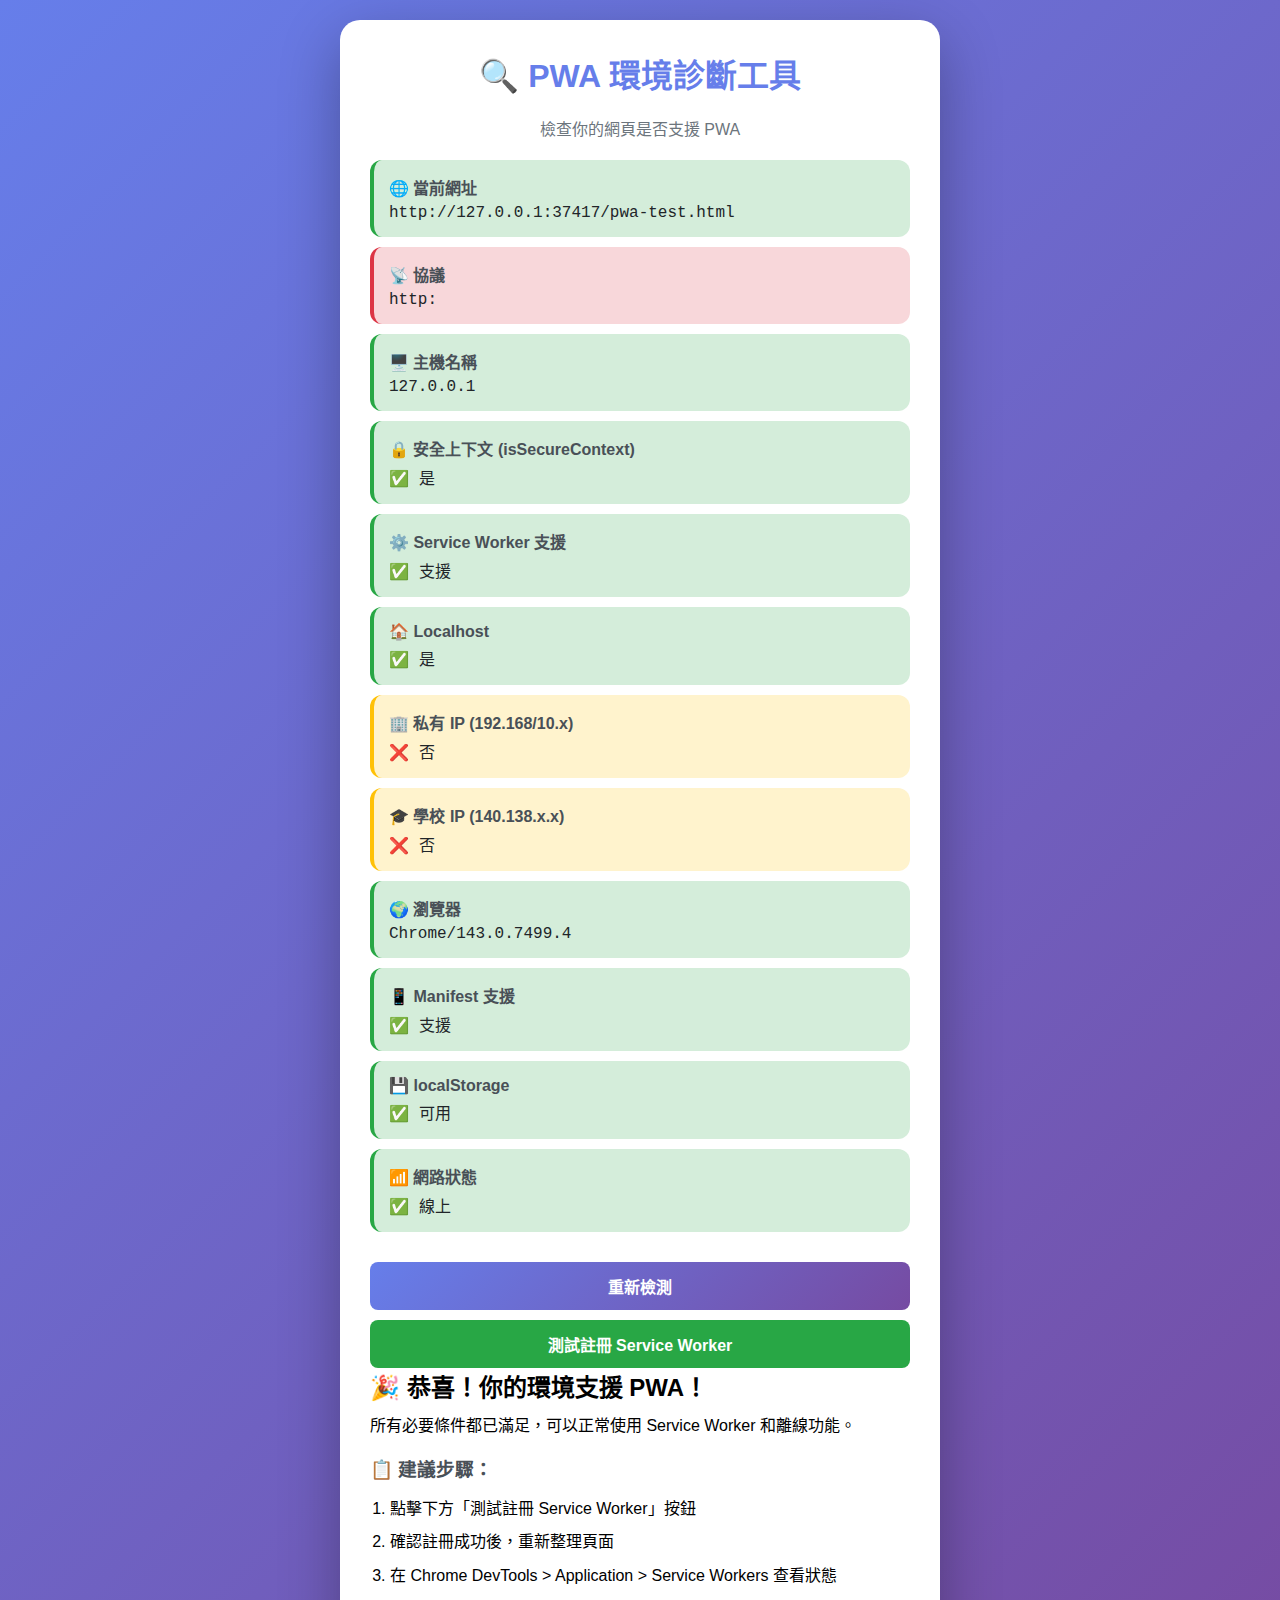
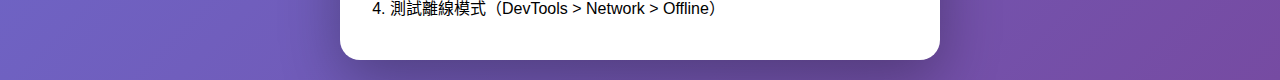
<file: pwa-test.html>
<!DOCTYPE html>
<html lang="zh-TW">
<head>
    <meta charset="UTF-8">
    <meta name="viewport" content="width=device-width, initial-scale=1.0">
    <title>PWA 環境診斷工具</title>
    <style>
        * { margin: 0; padding: 0; box-sizing: border-box; }
        body {
            font-family: 'Microsoft JhengHei', sans-serif;
            background: linear-gradient(135deg, #667eea 0%, #764ba2 100%);
            min-height: 100vh;
            padding: 20px;
            display: flex;
            align-items: center;
            justify-content: center;
        }
        .container {
            background: white;
            border-radius: 20px;
            padding: 30px;
            max-width: 600px;
            width: 100%;
            box-shadow: 0 20px 60px rgba(0,0,0,0.3);
        }
        h1 {
            color: #667eea;
            margin-bottom: 20px;
            text-align: center;
        }
        .result {
            background: #f8f9fa;
            border-radius: 12px;
            padding: 15px;
            margin: 10px 0;
            border-left: 4px solid #ddd;
        }
        .result.success {
            border-left-color: #28a745;
            background: #d4edda;
        }
        .result.warning {
            border-left-color: #ffc107;
            background: #fff3cd;
        }
        .result.error {
            border-left-color: #dc3545;
            background: #f8d7da;
        }
        .label {
            font-weight: bold;
            color: #495057;
            margin-bottom: 5px;
        }
        .value {
            font-family: 'Courier New', monospace;
            color: #212529;
            word-break: break-all;
        }
        .icon {
            font-size: 24px;
            margin-right: 10px;
        }
        button {
            background: linear-gradient(135deg, #667eea 0%, #764ba2 100%);
            color: white;
            border: none;
            padding: 12px 24px;
            border-radius: 8px;
            cursor: pointer;
            font-size: 16px;
            font-weight: bold;
            width: 100%;
            margin-top: 20px;
            transition: transform 0.2s;
        }
        button:hover {
            transform: translateY(-2px);
        }
        button:disabled {
            opacity: 0.5;
            cursor: not-allowed;
        }
        .conclusion {
            margin-top: 20px;
            padding: 20px;
            background: #e7f3ff;
            border-radius: 12px;
            border: 2px solid #667eea;
        }
        .conclusion h2 {
            color: #667eea;
            margin-bottom: 10px;
        }
        .steps {
            margin-top: 15px;
            padding-left: 20px;
        }
        .steps li {
            margin: 8px 0;
            line-height: 1.6;
        }
    </style>
</head>
<body>
    <div class="container">
        <h1>🔍 PWA 環境診斷工具</h1>
        <p style="text-align: center; color: #6c757d; margin-bottom: 20px;">
            檢查你的網頁是否支援 PWA
        </p>

        <div id="results"></div>
        
        <button id="testBtn" onclick="runTest()">開始檢測</button>
        <button id="testSW" onclick="testServiceWorker()" style="display: none; margin-top: 10px; background: #28a745;">
            測試註冊 Service Worker
        </button>
        
        <div id="conclusion" style="display: none;"></div>
    </div>

    <script>
        function runTest() {
            const results = document.getElementById('results');
            const conclusion = document.getElementById('conclusion');
            const testBtn = document.getElementById('testBtn');
            const testSWBtn = document.getElementById('testSW');
            
            results.innerHTML = '';
            conclusion.style.display = 'none';
            testBtn.disabled = true;
            testBtn.textContent = '檢測中...';
            
            // 收集所有檢測結果
            const checks = [];
            
            // 1. 基本資訊
            addResult('🌐 當前網址', location.href, 'success');
            addResult('📡 協議', location.protocol, 
                location.protocol === 'https:' ? 'success' : 'error');
            addResult('🖥️ 主機名稱', location.hostname, 'success');
            
            // 2. 安全上下文檢查
            const isSecure = window.isSecureContext;
            checks.push({
                name: '安全上下文',
                pass: isSecure,
                critical: true
            });
            addResult('🔒 安全上下文 (isSecureContext)', 
                isSecure ? '✅ 是' : '❌ 否', 
                isSecure ? 'success' : 'error');
            
            // 3. Service Worker 支援
            const hasSW = 'serviceWorker' in navigator;
            checks.push({
                name: 'Service Worker',
                pass: hasSW,
                critical: true
            });
            addResult('⚙️ Service Worker 支援', 
                hasSW ? '✅ 支援' : '❌ 不支援', 
                hasSW ? 'success' : 'error');
            
            // 4. 內網判斷
            const isLocalhost = location.hostname === 'localhost' || 
                              location.hostname === '127.0.0.1';
            const isPrivateIP = /^(192\.168|10\.|172\.(1[6-9]|2[0-9]|3[01])\.)/.test(location.hostname);
            const isSchoolIP = /^140\.138\./.test(location.hostname);
            
            addResult('🏠 Localhost', 
                isLocalhost ? '✅ 是' : '❌ 否', 
                isLocalhost ? 'success' : 'warning');
            addResult('🏢 私有 IP (192.168/10.x)', 
                isPrivateIP ? '✅ 是' : '❌ 否', 
                isPrivateIP ? 'success' : 'warning');
            addResult('🎓 學校 IP (140.138.x.x)', 
                isSchoolIP ? '✅ 是' : '❌ 否', 
                isSchoolIP ? 'success' : 'warning');
            
            // 5. 瀏覽器資訊
            addResult('🌍 瀏覽器', navigator.userAgent.match(/(Chrome|Firefox|Safari|Edge)\/[\d.]+/)?.[0] || 'Unknown', 'success');
            
            // 6. PWA 功能支援
            addResult('📱 Manifest 支援', 
                'onbeforeinstallprompt' in window ? '✅ 支援' : '⚠️ 可能不支援', 
                'onbeforeinstallprompt' in window ? 'success' : 'warning');
            
            // 7. 儲存 API
            addResult('💾 localStorage', 
                typeof localStorage !== 'undefined' ? '✅ 可用' : '❌ 不可用', 
                typeof localStorage !== 'undefined' ? 'success' : 'error');
            
            // 8. 網路狀態
            addResult('📶 網路狀態', 
                navigator.onLine ? '✅ 線上' : '❌ 離線', 
                navigator.onLine ? 'success' : 'warning');
            
            // 生成結論
            setTimeout(() => {
                generateConclusion(checks, isSecure, hasSW);
                testBtn.disabled = false;
                testBtn.textContent = '重新檢測';
                
                // 如果基本條件滿足，顯示 SW 測試按鈕
                if (isSecure && hasSW) {
                    testSWBtn.style.display = 'block';
                }
            }, 500);
        }
        
        function addResult(label, value, type = 'success') {
            const results = document.getElementById('results');
            const div = document.createElement('div');
            div.className = `result ${type}`;
            div.innerHTML = `
                <div class="label">${label}</div>
                <div class="value">${value}</div>
            `;
            results.appendChild(div);
        }
        
        function generateConclusion(checks, isSecure, hasSW) {
            const conclusion = document.getElementById('conclusion');
            conclusion.style.display = 'block';
            
            const allPass = checks.every(c => c.pass);
            
            let html = '<h2>';
            let message = '';
            let steps = [];
            
            if (allPass) {
                html += '🎉 恭喜！你的環境支援 PWA！';
                message = '所有必要條件都已滿足，可以正常使用 Service Worker 和離線功能。';
                steps = [
                    '點擊下方「測試註冊 Service Worker」按鈕',
                    '確認註冊成功後，重新整理頁面',
                    '在 Chrome DevTools > Application > Service Workers 查看狀態',
                    '測試離線模式（DevTools > Network > Offline）'
                ];
            } else if (!isSecure) {
                html += '❌ 無法使用完整 PWA 功能';
                message = '<strong>原因：</strong>你的網址使用 HTTP 協議，且不符合瀏覽器的安全例外條件。<br><br>' +
                         '<strong>140.138.x.x 雖然是學校內網，但瀏覽器仍視為公開 IP，必須使用 HTTPS。</strong>';
                steps = [
                    '<strong>方案 1 (推薦)：</strong>使用 ngrok 建立 HTTPS 通道',
                    '<strong>方案 2：</strong>請系統管理員在伺服器上設定 HTTPS',
                    '<strong>方案 3：</strong>使用降級方案（僅保留基本功能）'
                ];
            } else if (!hasSW) {
                html += '⚠️ 瀏覽器不支援 Service Worker';
                message = '請更新瀏覽器至最新版本，或使用 Chrome/Edge/Firefox 等現代瀏覽器。';
                steps = [
                    '更新瀏覽器到最新版本',
                    '建議使用 Chrome 89+ 或 Edge 89+',
                    '確認瀏覽器未停用 Service Worker 功能'
                ];
            }
            
            html += '</h2><p style="margin-top: 10px; line-height: 1.6;">' + message + '</p>';
            
            if (steps.length > 0) {
                html += '<h3 style="margin-top: 15px; color: #495057;">📋 建議步驟：</h3><ol class="steps">';
                steps.forEach(step => {
                    html += `<li>${step}</li>`;
                });
                html += '</ol>';
            }
            
            conclusion.innerHTML = html;
        }
        
        async function testServiceWorker() {
            const testSWBtn = document.getElementById('testSW');
            testSWBtn.disabled = true;
            testSWBtn.textContent = '註冊中...';
            
            try {
                // 創建一個簡單的 test-sw.js
                const swCode = `
                    self.addEventListener('install', (e) => {
                        console.log('Test SW: Installed');
                        self.skipWaiting();
                    });
                    self.addEventListener('activate', (e) => {
                        console.log('Test SW: Activated');
                        e.waitUntil(self.clients.claim());
                    });
                    self.addEventListener('fetch', (e) => {
                        e.respondWith(fetch(e.request));
                    });
                `;
                
                const blob = new Blob([swCode], { type: 'application/javascript' });
                const swURL = URL.createObjectURL(blob);
                
                const registration = await navigator.serviceWorker.register(swURL);
                
                addResult('✅ Service Worker 註冊', '成功！', 'success');
                addResult('📍 Scope', registration.scope, 'success');
                
                testSWBtn.textContent = '✅ 註冊成功！';
                testSWBtn.style.background = '#28a745';
                
                alert('🎉 Service Worker 註冊成功！\n\n你的環境完全支援 PWA！\n\n現在可以使用完整的離線功能了。');
                
            } catch (error) {
                addResult('❌ Service Worker 註冊', `失敗: ${error.message}`, 'error');
                testSWBtn.textContent = '❌ 註冊失敗';
                testSWBtn.style.background = '#dc3545';
                testSWBtn.disabled = false;
                
                alert('❌ Service Worker 註冊失敗！\n\n錯誤：' + error.message + '\n\n這代表你的環境不支援 PWA，需要改用 HTTPS。');
            }
        }
        
        // 頁面載入時自動檢測
        window.addEventListener('load', runTest);
    </script>
</body>
</html>
</file>
